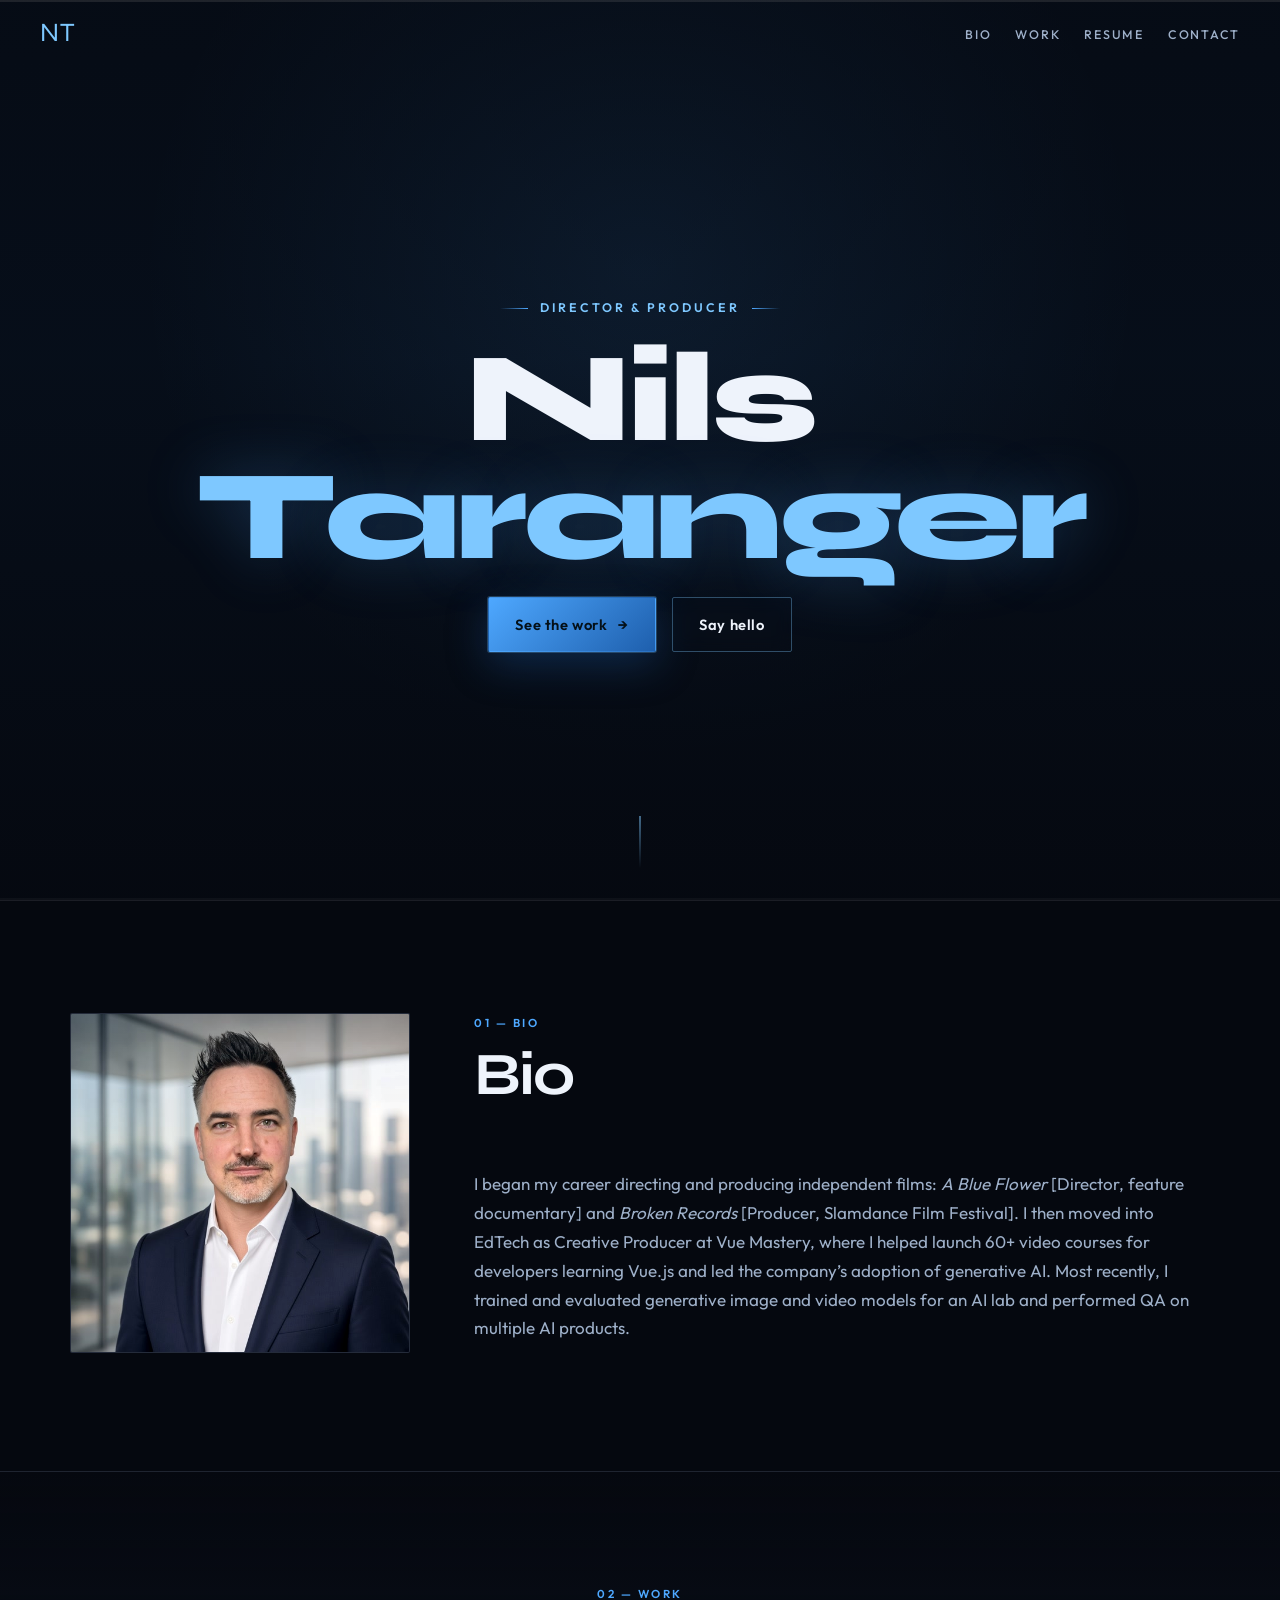
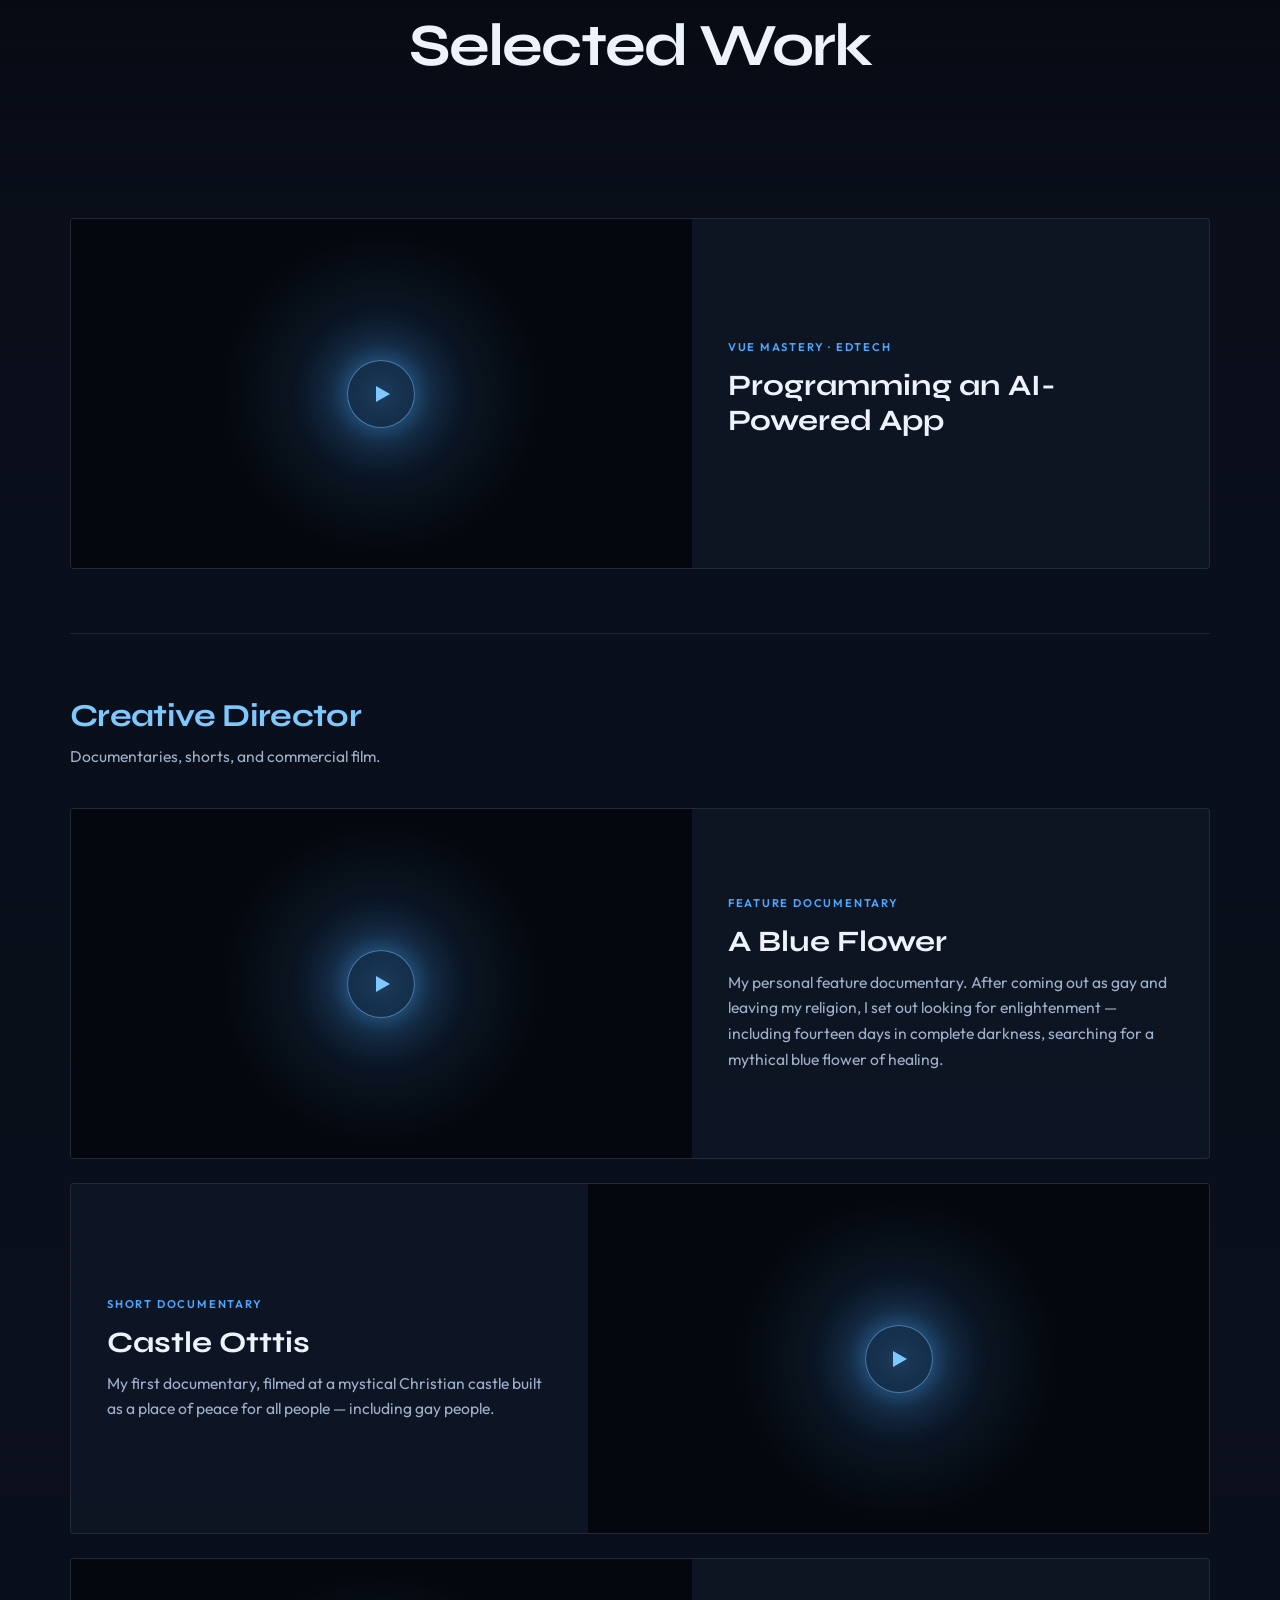
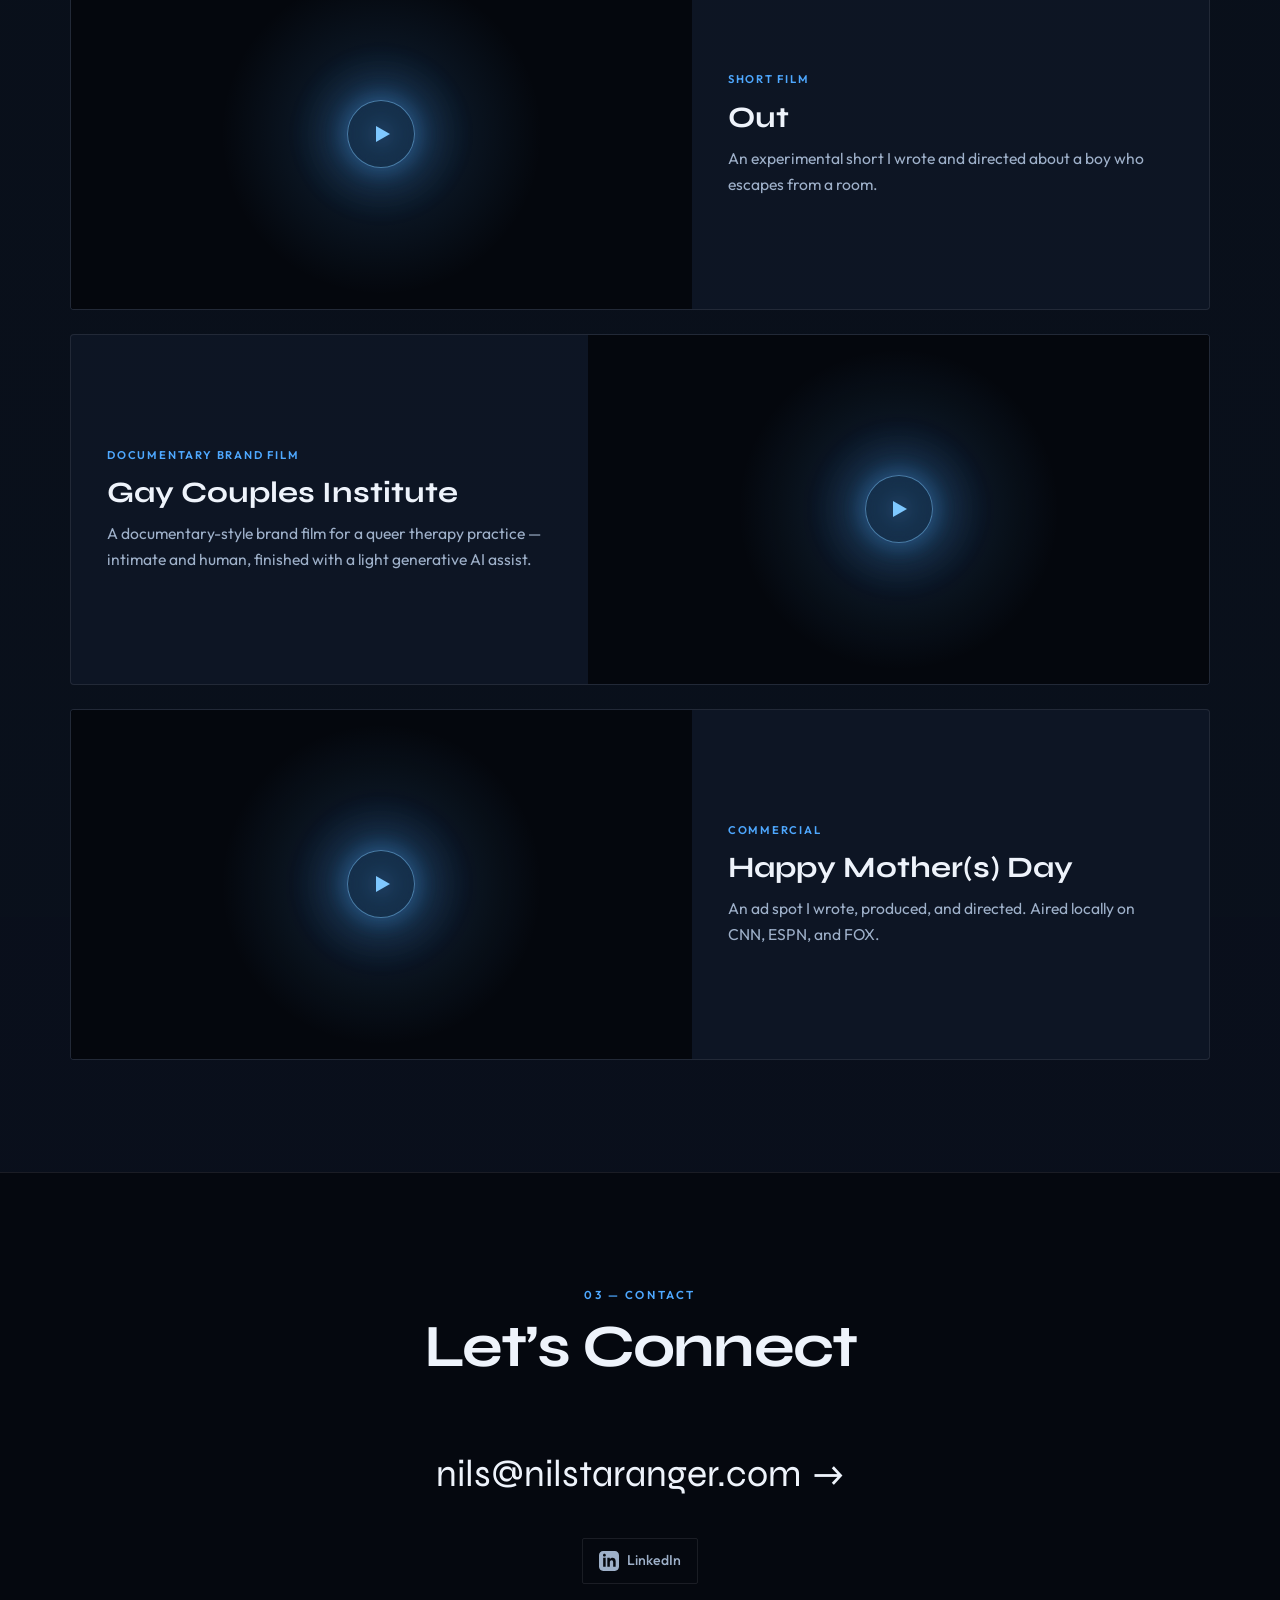
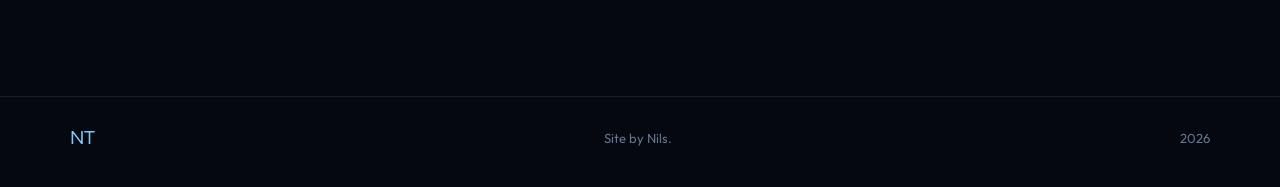
<file: index.html>
<!DOCTYPE html>
<html lang="en">

<head>
    <meta charset="UTF-8">
    <meta name="viewport" content="width=device-width, initial-scale=1.0">
    <title>Nils Taranger | Director &amp; Producer</title>
    <meta name="description"
        content="Director and producer — documentaries and independent film, plus educational video for developers at Vue Mastery.">
    <meta property="og:title" content="Nils Taranger | Director &amp; Producer">
    <meta property="og:description"
        content="Director and producer — documentaries and independent film, plus educational video for developers at Vue Mastery.">
    <meta property="og:type" content="website">
    <meta property="og:url" content="https://nilstaranger.com/">
    <meta property="og:image" content="https://nilstaranger.com/profile.jpg">
    <meta name="twitter:card" content="summary">
    <link rel="canonical" href="https://nilstaranger.com/">
    <link rel="preconnect" href="https://fonts.googleapis.com">
    <link rel="preconnect" href="https://fonts.gstatic.com" crossorigin>
    <link
        href="https://fonts.googleapis.com/css2?family=Outfit:wght@400;500;600;700&family=Syne:wght@500;600;700;800&display=swap"
        rel="stylesheet">
    <link rel="stylesheet" href="styles.css">
    <link rel="icon" type="image/png" href="favicon.png">
</head>

<body>
    <a class="skip-link" href="#main">Skip to content</a>

    <nav class="nav" aria-label="Primary">
        <a href="#" class="nav-logo">NT</a>
        <ul class="nav-links">
            <li><a href="#about">Bio</a></li>
            <li><a href="#work">Work</a></li>
            <li><a href="resume.pdf" target="_blank" rel="noopener noreferrer">Resume</a></li>
            <li><a href="#contact">Contact</a></li>
        </ul>
    </nav>

    <header class="hero">
        <div class="hero-overlay" aria-hidden="true"></div>
        <div class="hero-content">
            <p class="hero-role">Director &amp; Producer</p>
            <h1 class="hero-title">
                <span class="title-line">Nils</span>
                <span class="title-line accent">Taranger</span>
            </h1>
            <div class="hero-actions">
                <a class="btn btn-primary" href="#work">See the work <span class="btn-arrow"
                        aria-hidden="true">→</span></a>
                <a class="btn btn-secondary" href="#contact">Say hello</a>
            </div>
        </div>
        <div class="hero-video-bg" aria-hidden="true">
            <iframe
                src="https://player.vimeo.com/video/69902828?background=1&autoplay=1&loop=1&byline=0&title=0&muted=1&playsinline=1&autopause=0&transparent=0&dnt=1"
                title="Background film reel"
                tabindex="-1"
                allow="autoplay; fullscreen; picture-in-picture; encrypted-media"
                allowfullscreen></iframe>
        </div>
        <div class="hero-scroll-indicator" aria-hidden="true">
            <div class="scroll-line"></div>
        </div>
    </header>

    <main id="main">
        <section id="about" class="about">
            <div class="container">
                <div class="about-grid">
                    <div class="about-image reveal">
                        <div class="image-frame">
                            <img src="profile.jpg" width="576" height="576" alt="Portrait of Nils Taranger">
                        </div>
                    </div>
                    <div class="about-content reveal">
                        <div class="section-header">
                            <span class="section-eyebrow">01 — Bio</span>
                            <h2 class="section-title">Bio</h2>
                        </div>
                        <p>I began my career directing and producing independent films:
                            <em>A Blue Flower</em> [Director, feature documentary] and
                            <em>Broken Records</em> [Producer, Slamdance Film Festival]. I then moved into EdTech as
                            Creative Producer at Vue Mastery, where I helped launch 60+ video courses for developers
                            learning Vue.js and led the company’s adoption of generative AI. Most recently, I trained
                            and evaluated generative image and video models for an AI lab and performed QA on multiple
                            AI products.</p>
                    </div>
                </div>
            </div>
        </section>

        <section id="work" class="work">
            <div class="container">
                <div class="section-header centered">
                    <span class="section-eyebrow">02 — Work</span>
                    <h2 class="section-title">Selected Work</h2>
                </div>

                <div class="work-group" id="producer">
                    <div class="work-group-header reveal">
                        <h3 class="work-group-title">Creative Producer</h3>
                    </div>

                    <div class="projects-stack">
                        <article class="project-card reveal">
                            <div class="project-video">
                                <button type="button" class="video-facade"
                                    style="background-image: url('https://vumbnail.com/859103510.jpg')"
                                    data-provider="vimeo" data-id="859103510"
                                    aria-label="Play Programming an AI-Powered App">
                                    <span class="play">Play</span>
                                </button>
                            </div>
                            <div class="project-info">
                                <p class="project-meta">Vue Mastery · Edtech</p>
                                <h3 class="project-title">Programming an AI-Powered App</h3>
                            </div>
                        </article>
                    </div>
                </div>

                <div class="work-group" id="director">
                    <div class="work-group-header reveal">
                        <h3 class="work-group-title">Creative Director</h3>
                        <p class="work-group-lede">Documentaries, shorts, and commercial film.</p>
                    </div>

                    <div class="projects-stack">
                        <article class="project-card reveal">
                            <div class="project-video">
                                <button type="button" class="video-facade"
                                    style="background-image: url('https://vumbnail.com/69902828.jpg')"
                                    data-provider="vimeo" data-id="69902828"
                                    aria-label="Play A Blue Flower trailer">
                                    <span class="play">Play</span>
                                </button>
                            </div>
                            <div class="project-info">
                                <p class="project-meta">Feature documentary</p>
                                <h3 class="project-title">A Blue Flower</h3>
                                <p class="project-description">My personal feature documentary. After coming out as gay and
                                    leaving my religion, I set out looking for enlightenment — including fourteen days in
                                    complete darkness, searching for a mythical blue flower of healing.</p>
                            </div>
                        </article>

                        <article class="project-card reveal">
                            <div class="project-video">
                                <button type="button" class="video-facade"
                                    style="background-image: url('https://vumbnail.com/69927207.jpg')"
                                    data-provider="vimeo" data-id="69927207"
                                    aria-label="Play Castle Otttis">
                                    <span class="play">Play</span>
                                </button>
                            </div>
                            <div class="project-info">
                                <p class="project-meta">Short documentary</p>
                                <h3 class="project-title">Castle Otttis</h3>
                                <p class="project-description">My first documentary, filmed at a mystical Christian castle
                                    built as a place of peace for all people — including gay people.</p>
                            </div>
                        </article>

                        <article class="project-card reveal">
                            <div class="project-video">
                                <button type="button" class="video-facade"
                                    style="background-image: url('https://vumbnail.com/65253990.jpg')"
                                    data-provider="vimeo" data-id="65253990"
                                    aria-label="Play Out">
                                    <span class="play">Play</span>
                                </button>
                            </div>
                            <div class="project-info">
                                <p class="project-meta">Short film</p>
                                <h3 class="project-title">Out</h3>
                                <p class="project-description">An experimental short I wrote and directed about a boy who
                                    escapes from a room.</p>
                            </div>
                        </article>

                        <article class="project-card reveal">
                            <div class="project-video">
                                <button type="button" class="video-facade"
                                    style="background-image: url('https://i.ytimg.com/vi/VN0ccWon0Dc/hqdefault.jpg')"
                                    data-provider="youtube" data-id="VN0ccWon0Dc"
                                    aria-label="Play Gay Couples Institute brand film">
                                    <span class="play">Play</span>
                                </button>
                            </div>
                            <div class="project-info">
                                <p class="project-meta">Documentary brand film</p>
                                <h3 class="project-title">Gay Couples Institute</h3>
                                <p class="project-description">A documentary-style brand film for a queer therapy practice —
                                    intimate and human, finished with a light generative AI assist.</p>
                            </div>
                        </article>

                        <article class="project-card reveal">
                            <div class="project-video">
                                <button type="button" class="video-facade"
                                    style="background-image: url('https://vumbnail.com/65216692.jpg')"
                                    data-provider="vimeo" data-id="65216692"
                                    aria-label="Play Happy Mother(s) Day">
                                    <span class="play">Play</span>
                                </button>
                            </div>
                            <div class="project-info">
                                <p class="project-meta">Commercial</p>
                                <h3 class="project-title">Happy Mother(s) Day</h3>
                                <p class="project-description">An ad spot I wrote, produced, and directed. Aired locally on
                                    CNN, ESPN, and FOX.</p>
                            </div>
                        </article>
                    </div>
                </div>
            </div>
        </section>

        <section id="contact" class="contact">
            <div class="container">
                <div class="section-header centered">
                    <span class="section-eyebrow">03 — Contact</span>
                    <h2 class="section-title">Let’s Connect</h2>
                </div>
                <div class="contact-content">
                    <a href="mailto:nils@nilstaranger.com" class="contact-email">
                        <span>nils@nilstaranger.com</span>
                        <span aria-hidden="true">→</span>
                    </a>
                    <div class="contact-links">
                        <a href="https://linkedin.com/in/nilstaranger" target="_blank" rel="noopener noreferrer"
                            class="social-link">
                            <svg xmlns="http://www.w3.org/2000/svg" viewBox="0 0 24 24" width="20" height="20"
                                fill="currentColor" aria-hidden="true">
                                <path
                                    d="M19 0h-14c-2.761 0-5 2.239-5 5v14c0 2.761 2.239 5 5 5h14c2.762 0 5-2.239 5-5v-14c0-2.761-2.238-5-5-5zm-11 19h-3v-11h3v11zm-1.5-12.268c-.966 0-1.75-.79-1.75-1.764s.784-1.764 1.75-1.764 1.75.79 1.75 1.764-.783 1.764-1.75 1.764zm13.5 12.268h-3v-5.604c0-3.368-4-3.113-4 0v5.604h-3v-11h3v1.765c1.396-2.586 7-2.777 7 2.476v6.759z" />
                            </svg>
                            LinkedIn
                        </a>
                    </div>
                </div>
            </div>
        </section>
    </main>

    <footer class="footer">
        <div class="container">
            <div class="footer-content">
                <span class="footer-logo">NT</span>
                <p>Site by Nils.</p>
                <span class="footer-year">2026</span>
            </div>
        </div>
    </footer>

    <script>
        const reduceMotion = window.matchMedia('(prefers-reduced-motion: reduce)').matches;

        document.querySelectorAll('a[href^="#"]').forEach((anchor) => {
            anchor.addEventListener('click', (e) => {
                const href = anchor.getAttribute('href');
                if (!href || href === '#') return;
                const target = document.querySelector(href);
                if (!target) return;
                e.preventDefault();
                target.scrollIntoView({ behavior: reduceMotion ? 'auto' : 'smooth', block: 'start' });
            });
        });

        const observer = new IntersectionObserver((entries, obs) => {
            entries.forEach((entry) => {
                if (!entry.isIntersecting) return;
                entry.target.classList.add('visible');
                obs.unobserve(entry.target);
            });
        }, { threshold: 0.12, rootMargin: '0px 0px -60px 0px' });

        document.querySelectorAll('.reveal, .section-header').forEach((el) => {
            if (reduceMotion) el.classList.add('visible');
            else observer.observe(el);
        });

        const nav = document.querySelector('.nav');
        const onScroll = () => nav.classList.toggle('scrolled', window.scrollY > 80);
        window.addEventListener('scroll', onScroll, { passive: true });
        onScroll();

        function embedHtml(provider, id, title, start) {
            const safe = title.replace(/"/g, '&quot;');
            if (provider === 'youtube') {
                const startParam = start && /^\d+$/.test(start) ? `&start=${start}` : '';
                return `<div class="video-wrapper"><iframe src="https://www.youtube-nocookie.com/embed/${id}?autoplay=1&rel=0${startParam}" title="${safe}" allow="accelerometer; autoplay; clipboard-write; encrypted-media; gyroscope; picture-in-picture" allowfullscreen loading="lazy"></iframe></div>`;
            }
            return `<div class="video-wrapper"><iframe src="https://player.vimeo.com/video/${id}?autoplay=1" title="${safe}" allow="autoplay; fullscreen; picture-in-picture" allowfullscreen loading="lazy"></iframe></div>`;
        }

        document.querySelectorAll('.video-facade').forEach((btn) => {
            btn.addEventListener('click', () => {
                const title = (btn.getAttribute('aria-label') || 'Video').replace(/^Play\s+/i, '');
                btn.parentElement.innerHTML = embedHtml(btn.dataset.provider, btn.dataset.id, title, btn.dataset.start);
            });
        });
    </script>
</body>

</html>
</file>
<file: styles.css>
/* =========================================================
   Nils Taranger — night water / Egyptian blue
   Director & producer. Not amber. Not violet-default.
   ========================================================= */

:root {
    --bg: #05080f;
    --bg-elevated: #0a101c;
    --bg-card: #0f1726;
    --bg-card-hover: #152036;
    --text: #eef3fb;
    --text-muted: #9eb0c9;
    --text-subtle: #62748f;
    --accent: #4ea8ff;
    --accent-bright: #7ec8ff;
    --accent-deep: #1e5fad;
    --accent-soft: rgba(78, 168, 255, 0.14);
    --border: rgba(238, 243, 251, 0.09);
    --border-strong: rgba(78, 168, 255, 0.45);

    /* Syne for NT, name, titles — Outfit for body / hero lede */
    --font-display: "Syne", "Segoe UI", sans-serif;
    --font-sans: "Outfit", "Segoe UI", sans-serif;

    --space-xs: 0.5rem;
    --space-sm: 1rem;
    --space-md: 1.5rem;
    --space-lg: 2.5rem;
    --space-xl: 4rem;
    --space-2xl: 7rem;

    --ease: cubic-bezier(0.22, 1, 0.36, 1);
    --focus: 0 0 0 2px var(--bg), 0 0 0 4px var(--accent);
    --radius: 2px;
}

*,
*::before,
*::after {
    box-sizing: border-box;
    margin: 0;
    padding: 0;
}

html {
    scroll-behavior: smooth;
    overflow-x: hidden;
}

@media (prefers-reduced-motion: reduce) {
    html {
        scroll-behavior: auto;
    }

    *,
    *::before,
    *::after {
        animation: none !important;
        transition: none !important;
    }
}

body {
    font-family: var(--font-sans);
    font-size: 1.0625rem;
    line-height: 1.7;
    color: var(--text);
    background:
        radial-gradient(ellipse 90% 60% at 15% -10%, rgba(30, 95, 173, 0.22), transparent 55%),
        radial-gradient(ellipse 70% 50% at 90% 20%, rgba(78, 168, 255, 0.08), transparent 50%),
        radial-gradient(ellipse 80% 40% at 50% 110%, rgba(14, 40, 80, 0.4), transparent 60%),
        var(--bg);
    background-attachment: fixed;
    -webkit-font-smoothing: antialiased;
    min-height: 100vh;
}

img {
    max-width: 100%;
    height: auto;
    display: block;
}

a {
    color: inherit;
    text-decoration: none;
}

a:focus-visible,
button:focus-visible {
    outline: none;
    box-shadow: var(--focus);
}

.skip-link {
    position: absolute;
    top: -120px;
    left: var(--space-md);
    z-index: 300;
    padding: 0.8rem 1.1rem;
    background: var(--accent);
    color: var(--bg);
    font-weight: 600;
    border-radius: var(--radius);
}

.skip-link:focus {
    top: var(--space-md);
}

.container {
    width: min(1140px, calc(100% - 2.5rem));
    margin-inline: auto;
}

/* Nav */
.nav {
    position: fixed;
    inset: 0 0 auto;
    z-index: 100;
    display: flex;
    align-items: center;
    justify-content: space-between;
    gap: 1rem;
    padding: 1.15rem clamp(1.25rem, 4vw, 2.5rem);
    border-bottom: 1px solid transparent;
    transition: background 0.4s var(--ease), border-color 0.4s var(--ease),
        backdrop-filter 0.4s var(--ease);
}

.nav.scrolled {
    background: rgba(5, 8, 15, 0.78);
    backdrop-filter: blur(18px) saturate(1.2);
    border-bottom-color: var(--border);
}

.nav-logo {
    font-family: var(--font-display);
    font-size: 1.65rem;
    letter-spacing: 0.02em;
    color: var(--accent-bright);
    line-height: 1;
}

.nav-links {
    display: flex;
    flex-wrap: wrap;
    justify-content: flex-end;
    gap: 0.35rem 1.5rem;
    list-style: none;
}

.nav-links a {
    position: relative;
    font-size: 0.78rem;
    font-weight: 500;
    letter-spacing: 0.14em;
    text-transform: uppercase;
    color: var(--text-muted);
    padding: 0.35rem 0;
    transition: color 0.25s ease;
}

.nav-links a::after {
    content: "";
    position: absolute;
    left: 0;
    bottom: 0;
    width: 100%;
    height: 1px;
    background: var(--accent);
    transform: scaleX(0);
    transform-origin: left;
    transition: transform 0.35s var(--ease);
}

.nav-links a:hover {
    color: var(--text);
}

.nav-links a:hover::after {
    transform: scaleX(1);
}

/* Section headers */
.section-header {
    margin-bottom: var(--space-xl);
    opacity: 0;
    transform: translateY(1.25rem);
    transition: opacity 0.8s var(--ease), transform 0.8s var(--ease);
}

.section-header.visible {
    opacity: 1;
    transform: none;
}

.section-header.centered {
    text-align: center;
}

.section-eyebrow {
    display: block;
    margin-bottom: 0.65rem;
    font-size: 0.72rem;
    font-weight: 600;
    letter-spacing: 0.22em;
    text-transform: uppercase;
    color: var(--accent);
}

.section-title {
    font-family: var(--font-display);
    font-size: clamp(2.4rem, 5.5vw, 3.75rem);
    font-weight: 700;
    line-height: 1.05;
    letter-spacing: -0.03em;
}

/* Hero */
.hero {
    position: relative;
    isolation: isolate;
    min-height: 100vh;
    min-height: 100svh;
    display: grid;
    place-items: center;
    overflow: hidden;
}

.hero-video-bg {
    position: absolute;
    inset: 0;
    z-index: 0;
    background: #07101d;
}

.hero-video-bg iframe {
    position: absolute;
    top: 50%;
    left: 50%;
    width: 177.78vh;
    height: 100vh;
    min-width: 100%;
    min-height: 56.25vw;
    transform: translate(-50%, -50%);
    pointer-events: none;
    opacity: 0.38;
}

.hero-overlay {
    position: absolute;
    inset: 0;
    z-index: 1;
    background:
        linear-gradient(180deg, rgba(5, 8, 15, 0.55) 0%, rgba(5, 8, 15, 0.25) 40%, rgba(5, 8, 15, 0.9) 100%),
        radial-gradient(ellipse at 50% 30%, rgba(78, 168, 255, 0.12), transparent 55%);
}

.hero-content {
    position: relative;
    z-index: 2;
    width: min(920px, calc(100% - 2.5rem));
    padding: 6.5rem 0 4rem;
    text-align: center;
}

.hero-role {
    display: inline-flex;
    align-items: center;
    gap: 0.75rem;
    margin-bottom: 1.35rem;
    font-size: 0.78rem;
    font-weight: 600;
    letter-spacing: 0.24em;
    text-transform: uppercase;
    color: var(--accent-bright);
}

.hero-role::before,
.hero-role::after {
    content: "";
    width: 1.75rem;
    height: 1px;
    background: linear-gradient(90deg, transparent, var(--accent));
}

.hero-role::after {
    background: linear-gradient(90deg, var(--accent), transparent);
}

.hero-title {
    margin-bottom: 1.35rem;
    font-family: var(--font-display);
    font-size: clamp(3.4rem, 13vw, 8rem);
    font-weight: 800;
    line-height: 0.92;
    letter-spacing: -0.035em;
}

.title-line {
    display: block;
}

.title-line.accent {
    color: var(--accent-bright);
    text-shadow: 0 0 60px rgba(78, 168, 255, 0.25);
}

.hero-lede {
    max-width: 34rem;
    margin: 0 auto 2rem;
    font-size: clamp(1.05rem, 2.1vw, 1.25rem);
    line-height: 1.55;
    color: var(--text-muted);
}

.hero-actions {
    display: flex;
    flex-wrap: wrap;
    justify-content: center;
    gap: 0.85rem 1rem;
}

.btn {
    position: relative;
    display: inline-flex;
    align-items: center;
    justify-content: center;
    gap: 0.65rem;
    min-height: 3.15rem;
    padding: 0.85rem 1.65rem;
    border: 1px solid transparent;
    font-family: var(--font-sans);
    font-size: 0.92rem;
    font-weight: 600;
    letter-spacing: 0.04em;
    border-radius: var(--radius);
    transition: transform 0.35s var(--ease), background 0.35s var(--ease),
        border-color 0.35s var(--ease), color 0.35s var(--ease), box-shadow 0.35s var(--ease);
}

.btn-primary {
    background: linear-gradient(135deg, var(--accent) 0%, var(--accent-deep) 100%);
    color: #041018;
    box-shadow: 0 0 0 1px rgba(126, 200, 255, 0.25), 0 12px 40px rgba(30, 95, 173, 0.35);
    overflow: hidden;
}

.btn-primary::before {
    content: "";
    position: absolute;
    inset: 0;
    background: linear-gradient(120deg, transparent 20%, rgba(255, 255, 255, 0.28) 45%, transparent 70%);
    transform: translateX(-120%);
    transition: transform 0.7s var(--ease);
}

.btn-primary:hover {
    transform: translateY(-2px);
    box-shadow: 0 0 0 1px rgba(126, 200, 255, 0.45), 0 18px 50px rgba(30, 95, 173, 0.5);
}

.btn-primary:hover::before {
    transform: translateX(120%);
}

.btn-secondary {
    background: transparent;
    color: var(--text);
    border-color: rgba(126, 200, 255, 0.35);
    backdrop-filter: blur(8px);
}

.btn-secondary:hover {
    border-color: var(--accent);
    color: var(--accent-bright);
    background: var(--accent-soft);
    transform: translateY(-2px);
}

.btn-arrow {
    transition: transform 0.35s var(--ease);
}

.btn:hover .btn-arrow {
    transform: translateX(4px);
}

.hero-scroll-indicator {
    position: absolute;
    bottom: 2rem;
    left: 50%;
    z-index: 2;
    transform: translateX(-50%);
}

.scroll-line {
    width: 1px;
    height: 3.25rem;
    background: linear-gradient(to bottom, var(--accent-bright), transparent);
    animation: pulseLine 2.6s ease-in-out infinite;
}

@keyframes pulseLine {
    0%,
    100% {
        opacity: 1;
        transform: scaleY(1);
    }
    50% {
        opacity: 0.4;
        transform: scaleY(0.65);
    }
}

/* About */
.about {
    padding: var(--space-2xl) 0;
    border-top: 1px solid var(--border);
}

.about-grid {
    display: grid;
    gap: clamp(2rem, 5vw, 4rem);
    align-items: start;
}

@media (min-width: 900px) {
    .about-grid {
        grid-template-columns: minmax(260px, 340px) 1fr;
    }
}

.reveal {
    opacity: 0;
    transform: translateY(1.5rem);
    transition: opacity 0.85s var(--ease), transform 0.85s var(--ease);
}

.reveal.visible {
    opacity: 1;
    transform: none;
}

.image-frame {
    position: relative;
    overflow: hidden;
    border-radius: var(--radius);
    border: 1px solid var(--border);
    background: var(--bg-card);
}

.image-frame::after {
    content: "";
    position: absolute;
    inset: 0;
    background: linear-gradient(160deg, rgba(78, 168, 255, 0.12), transparent 45%);
    pointer-events: none;
}

.image-frame img {
    width: 100%;
    aspect-ratio: 1;
    object-fit: cover;
    filter: saturate(0.95) contrast(1.03);
}

.about-lead {
    margin-bottom: 1.25rem;
    font-family: var(--font-display);
    font-size: clamp(1.45rem, 2.6vw, 1.9rem);
    font-weight: 600;
        line-height: 1.35;
    color: var(--text);
}

.about-content p {
    margin-bottom: 1rem;
    color: var(--text-muted);
}

.about-stats {
    display: grid;
    grid-template-columns: repeat(3, minmax(0, 1fr));
    gap: 1rem;
    margin-top: 2.25rem;
    padding-top: 1.75rem;
    border-top: 1px solid var(--border);
}

.stat-number {
    display: block;
    margin-bottom: 0.35rem;
    font-family: var(--font-display);
    font-size: clamp(1.9rem, 3vw, 2.6rem);
        line-height: 1;
    color: var(--accent-bright);
}

.stat-label {
    font-size: 0.72rem;
    letter-spacing: 0.1em;
    text-transform: uppercase;
    color: var(--text-subtle);
}

/* Work */
.work {
    padding: var(--space-2xl) 0;
    background: linear-gradient(180deg, transparent, rgba(10, 16, 28, 0.85) 12%, rgba(10, 16, 28, 0.95));
    border-top: 1px solid var(--border);
}

.work-group {
    margin-top: clamp(2.5rem, 5vw, 4rem);
}

.work-group:first-of-type {
    margin-top: 0;
}

.work-group + .work-group {
    padding-top: clamp(2.5rem, 5vw, 4rem);
    border-top: 1px solid var(--border);
}

.work-group-header {
    margin-bottom: var(--space-lg);
    max-width: 36rem;
}

.work-group-header.reveal {
    opacity: 0;
    transform: translateY(1.25rem);
}

.work-group-header.reveal.visible {
    opacity: 1;
    transform: none;
}

.work-group-title {
    font-family: var(--font-display);
    font-size: clamp(1.55rem, 3vw, 2rem);
    font-weight: 700;
    letter-spacing: -0.02em;
    line-height: 1.15;
    color: var(--accent-bright);
}

.work-group-lede {
    margin-top: 0.55rem;
    font-size: 0.98rem;
    line-height: 1.55;
    color: var(--text-muted);
}

.projects-stack {
    display: flex;
    flex-direction: column;
    gap: 1.5rem;
}

.project-card {
    display: grid;
    overflow: hidden;
    background: rgba(15, 23, 38, 0.85);
    border: 1px solid var(--border);
    border-radius: 4px;
    transition: border-color 0.4s var(--ease), background 0.4s var(--ease),
        transform 0.4s var(--ease), box-shadow 0.4s var(--ease);
}

.project-card:hover {
    border-color: var(--border-strong);
    background: var(--bg-card-hover);
    box-shadow: 0 20px 60px rgba(0, 0, 0, 0.35), 0 0 40px rgba(30, 95, 173, 0.12);
}

@media (min-width: 900px) {
    .project-card {
        grid-template-columns: 1.2fr 1fr;
    }

    .projects-stack .project-card:nth-child(even) {
        grid-template-columns: 1fr 1.2fr;
    }

    .projects-stack .project-card:nth-child(even) .project-video {
        order: 2;
    }
}

.project-video {
    position: relative;
    aspect-ratio: 16 / 9;
    background: #04070d;
}

.video-facade {
    position: absolute;
    inset: 0;
    display: grid;
    place-items: center;
    width: 100%;
    height: 100%;
    border: 0;
    padding: 0;
    cursor: pointer;
    color: var(--text);
    background: #04070d center / cover no-repeat;
}

.video-facade::before {
    content: "";
    position: absolute;
    inset: 0;
    background:
        radial-gradient(circle at center, rgba(78, 168, 255, 0.18), transparent 45%),
        linear-gradient(to top, rgba(4, 7, 13, 0.72), rgba(4, 7, 13, 0.15));
}

.play {
    position: relative;
    z-index: 1;
    display: inline-flex;
    align-items: center;
    justify-content: center;
    width: 4.25rem;
    height: 4.25rem;
    border-radius: 50%;
    border: 1px solid rgba(126, 200, 255, 0.55);
    background: rgba(5, 8, 15, 0.55);
    backdrop-filter: blur(10px);
    /* Soft bloom only — never a hard zero-blur ring */
    box-shadow:
        0 0 20px 4px rgba(78, 168, 255, 0.2),
        0 0 48px 16px rgba(78, 168, 255, 0.1),
        inset 0 0 20px rgba(78, 168, 255, 0.12);
    font-size: 0;
    transition: transform 0.35s var(--ease), box-shadow 0.35s var(--ease), border-color 0.35s var(--ease);
}

/* Feathered halo: long radial falloff + blur so the edge dissolves */
.play::after {
    content: "";
    position: absolute;
    inset: -3.5rem;
    z-index: -1;
    border-radius: 50%;
    background: radial-gradient(
        circle,
        rgba(78, 168, 255, 0.42) 0%,
        rgba(78, 168, 255, 0.22) 18%,
        rgba(78, 168, 255, 0.1) 38%,
        rgba(78, 168, 255, 0.04) 55%,
        transparent 70%
    );
    filter: blur(12px);
    pointer-events: none;
    opacity: 0.9;
    transition: opacity 0.35s var(--ease), transform 0.35s var(--ease), filter 0.35s var(--ease);
}

.play::before {
    content: "";
    width: 0;
    height: 0;
    margin-left: 3px;
    border-style: solid;
    border-width: 8px 0 8px 14px;
    border-color: transparent transparent transparent var(--accent-bright);
}

.video-facade:hover .play {
    transform: scale(1.08);
    border-color: var(--accent-bright);
    box-shadow:
        0 0 28px 6px rgba(78, 168, 255, 0.3),
        0 0 64px 20px rgba(78, 168, 255, 0.16),
        inset 0 0 24px rgba(78, 168, 255, 0.16);
}

.video-facade:hover .play::after {
    opacity: 1;
    transform: scale(1.1);
    filter: blur(14px);
}

.video-wrapper {
    position: absolute;
    inset: 0;
}

.video-wrapper iframe {
    width: 100%;
    height: 100%;
    border: 0;
}

.project-info {
    display: flex;
    flex-direction: column;
    justify-content: center;
    padding: clamp(1.35rem, 3vw, 2.25rem);
}

.project-meta {
    margin-bottom: 0.65rem;
    font-size: 0.7rem;
    font-weight: 600;
    letter-spacing: 0.16em;
    text-transform: uppercase;
    color: var(--accent);
}

.project-title {
    margin-bottom: 0.65rem;
    font-family: var(--font-display);
    font-size: clamp(1.45rem, 2.4vw, 1.85rem);
    font-weight: 700;
        line-height: 1.2;
}

.project-description {
    color: var(--text-muted);
    font-size: 0.98rem;
    line-height: 1.65;
}

/* Contact */
.contact {
    padding: var(--space-2xl) 0;
    text-align: center;
    border-top: 1px solid var(--border);
}

.contact-content {
    max-width: 40rem;
    margin: 0 auto;
}

.contact-text {
    margin-bottom: 1.75rem;
    font-size: 1.15rem;
    color: var(--text-muted);
}

.contact-email {
    display: inline-flex;
    align-items: center;
    gap: 0.75rem;
    font-family: var(--font-display);
    font-size: clamp(1.5rem, 4vw, 2.35rem);
        color: var(--text);
    transition: color 0.3s ease, gap 0.35s var(--ease);
}

.contact-email:hover {
    color: var(--accent-bright);
    gap: 1.1rem;
}

.contact-links {
    display: flex;
    justify-content: center;
    margin-top: 2rem;
}

.social-link {
    display: inline-flex;
    align-items: center;
    gap: 0.5rem;
    padding: 0.65rem 1rem;
    border: 1px solid var(--border);
    border-radius: var(--radius);
    font-size: 0.88rem;
    font-weight: 500;
    color: var(--text-muted);
    transition: color 0.25s ease, border-color 0.25s ease, background 0.25s ease;
}

.social-link:hover {
    color: var(--accent-bright);
    border-color: var(--border-strong);
    background: var(--accent-soft);
}

/* Footer */
.footer {
    padding: 1.5rem 0 2rem;
    border-top: 1px solid var(--border);
}

.footer-content {
    display: flex;
    align-items: center;
    justify-content: space-between;
    gap: 0.75rem;
}

.footer-logo {
    font-family: var(--font-display);
    font-size: 1.25rem;
    color: var(--accent-bright);
}

.footer p,
.footer-year {
    font-size: 0.82rem;
    color: var(--text-subtle);
}

@media (max-width: 768px) {
    .container {
        width: min(100% - 1.75rem, 1140px);
    }

    .nav {
        padding: 0.9rem 1rem;
    }

    .nav-links {
        gap: 0.2rem 0.85rem;
    }

    .nav-links a {
        font-size: 0.68rem;
        letter-spacing: 0.1em;
    }

    .about-stats {
        grid-template-columns: 1fr;
    }

    .footer-content {
        flex-direction: column;
        align-items: flex-start;
    }

    .hero-video-bg iframe {
        display: none;
    }

    .hero-video-bg {
        background:
            radial-gradient(ellipse at 40% 30%, rgba(78, 168, 255, 0.18), transparent 50%),
            linear-gradient(160deg, #0a1528, #05080f 70%);
    }
}
</file>
